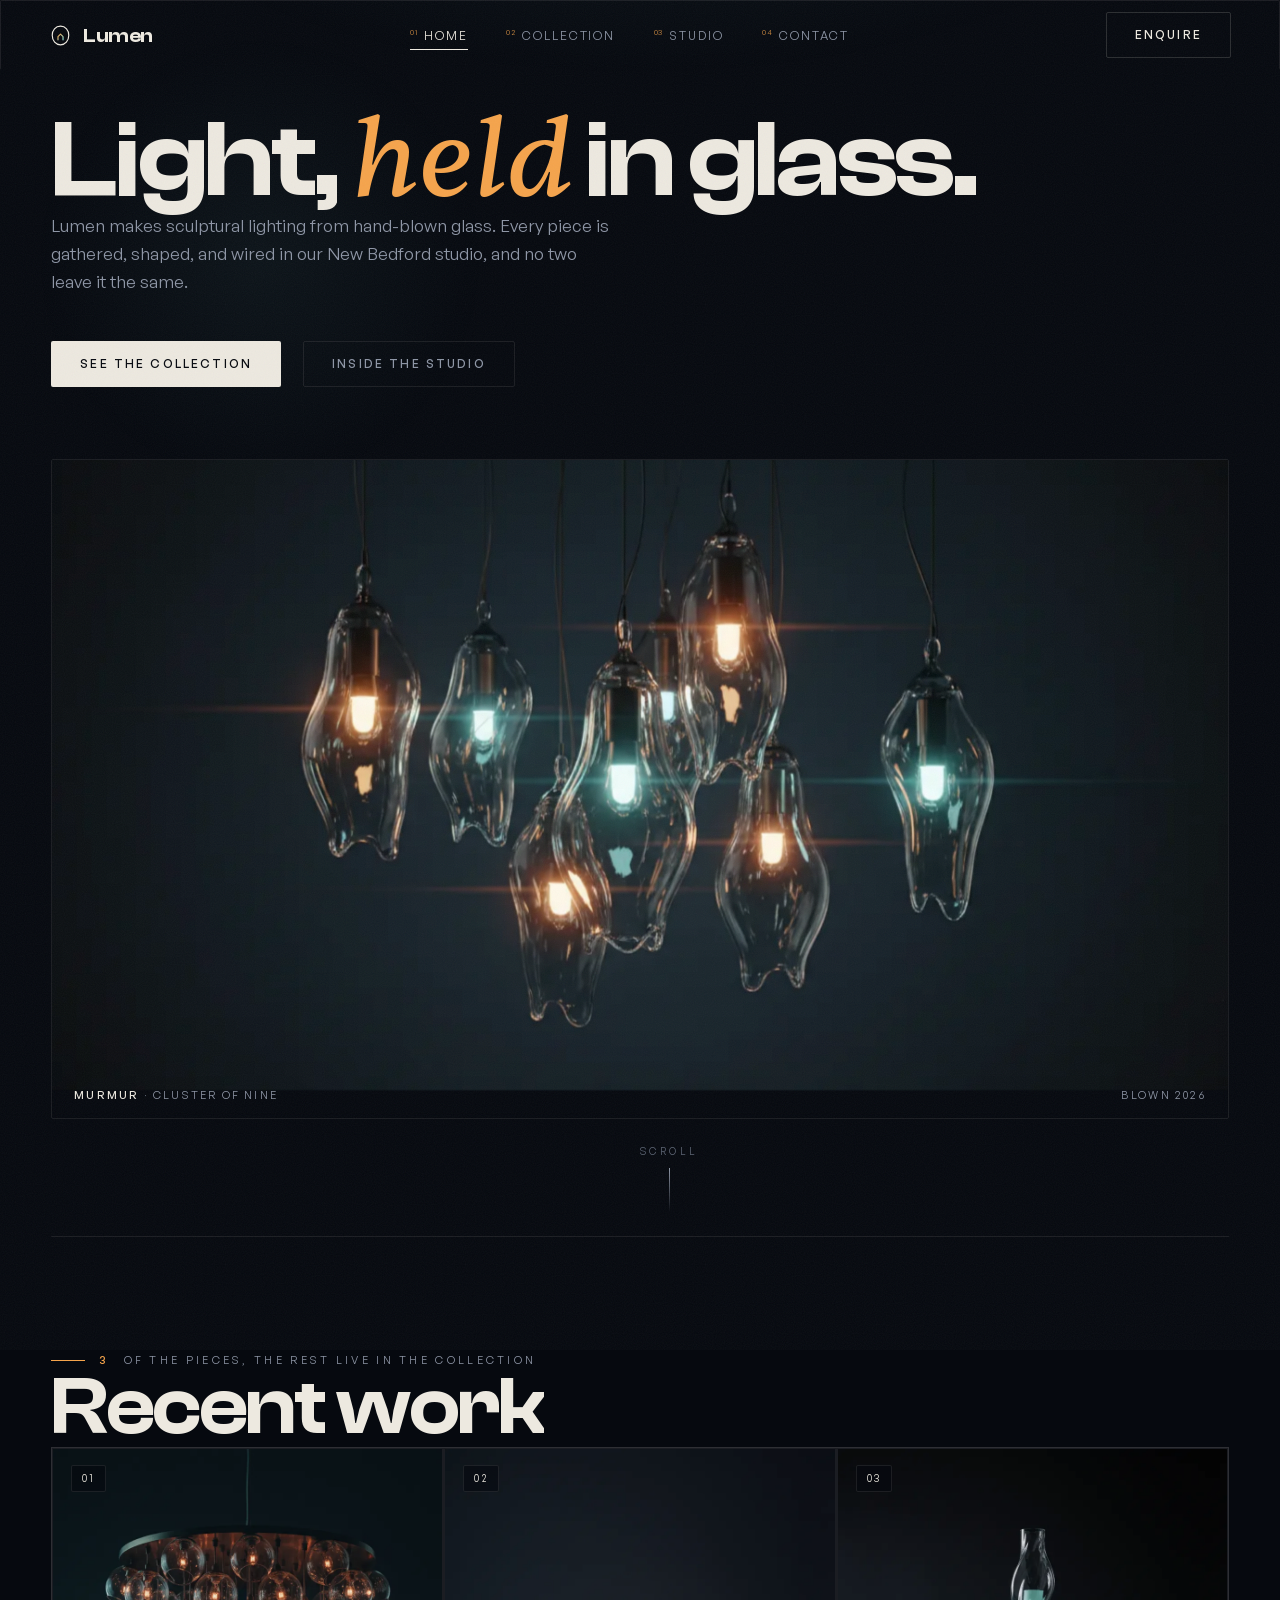
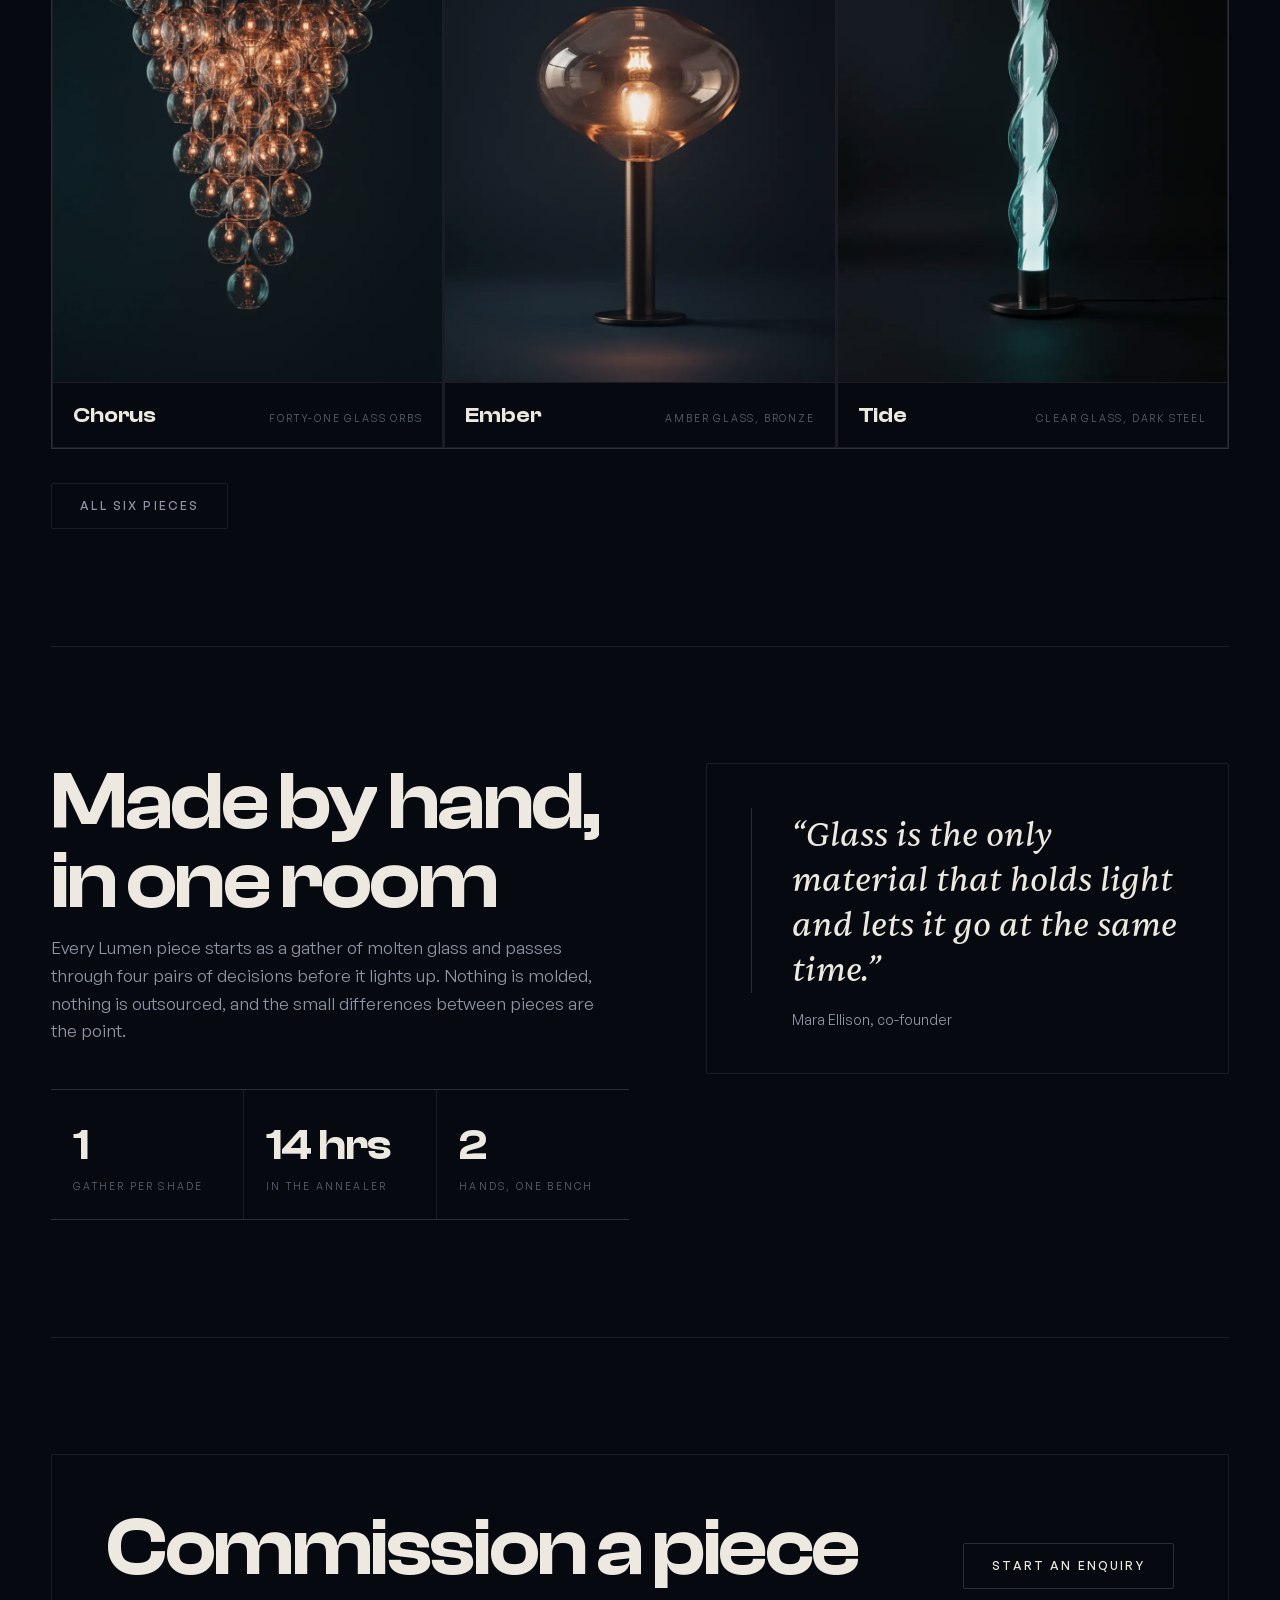
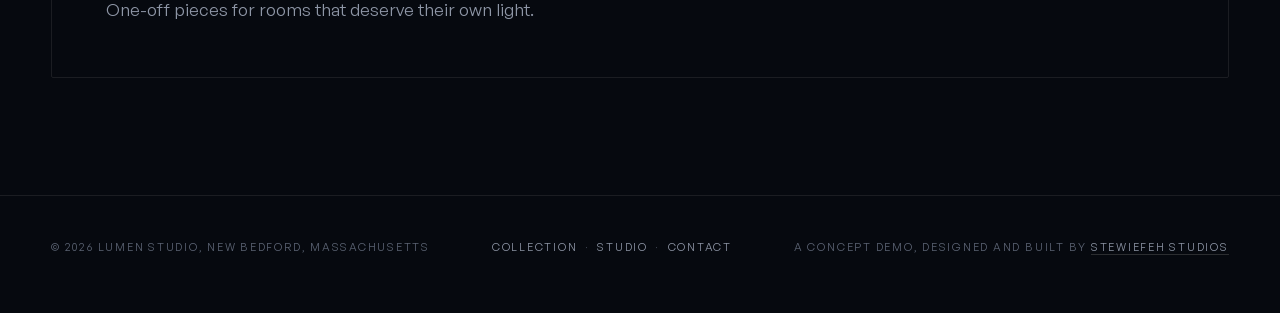
<file: index.html>
<!doctype html>
<html lang="en">
<head>
<meta charset="utf-8">
<meta name="viewport" content="width=device-width, initial-scale=1">
<title>Lumen — Light, held in glass</title>
<meta name="description" content="Lumen makes sculptural lighting from hand-blown glass. A concept demo by stewiefeh studios.">
<link rel="icon" href="data:image/svg+xml,%3Csvg xmlns='http://www.w3.org/2000/svg' viewBox='0 0 32 32'%3E%3Crect fill='%230D131F' width='32' height='32' rx='7'/%3E%3Cpath d='M16 5c-5.5 0-9 4.5-9 10.5C7 22 11 26.5 16 26.5S25 22 25 15.5C25 9.5 21.5 5 16 5Z' fill='none' stroke='%23F5A44C' stroke-width='1.6'/%3E%3Cpath d='M13 21v-4l3-3 3 3v4' fill='none' stroke='%238FE3DC' stroke-width='1.6'/%3E%3C/svg%3E">
<link rel="preload" as="font" href="assets/fonts/clash-600.woff2" type="font/woff2" crossorigin>
<link rel="preload" as="font" href="assets/fonts/gs-0.woff2" type="font/woff2" crossorigin>
<link rel="stylesheet" href="assets/css/style.css?v=7">
<script src="assets/js/main.js?v=7" defer></script>
</head>
<body>
<svg width="0" height="0" style="position:absolute" aria-hidden="true"><filter id="lens" x="0" y="0" width="100%" height="100%" color-interpolation-filters="sRGB"><feImage href="[data-uri]" result="map" preserveAspectRatio="none"/><feDisplacementMap in="SourceGraphic" in2="map" scale="46" xChannelSelector="R" yChannelSelector="G"/></filter></svg>
<div id="ambient" aria-hidden="true"><div class="blob blob-1"></div><div class="blob blob-2"></div><div class="blob blob-3"></div></div>
<div id="cursor-light" aria-hidden="true"></div>
<div id="intro" aria-hidden="true">
  <canvas id="intro-canvas"></canvas>
  <div class="intro-line"></div>
  <div class="intro-word"><span style="--i:0">L</span><span style="--i:1">U</span><span style="--i:2">M</span><span style="--i:3">E</span><span style="--i:4">N</span></div>
  <div class="intro-bar intro-bar-t"></div><div class="intro-bar intro-bar-b"></div>
  <p class="intro-skip">Click anywhere to skip</p>
</div>
<nav class="nav glass" aria-label="Main">
  <a class="brand" href="index.html"><svg viewBox="0 0 32 32" fill="none" aria-hidden="true"><defs><linearGradient id="ng" x1="0" y1="0" x2="1" y2="1"><stop offset="0" stop-color="#F5A44C"/><stop offset="1" stop-color="#8FE3DC"/></linearGradient></defs><path class="mark-glass" d="M16 3C9 3 4.5 8.5 4.5 15.5 4.5 23.5 9.5 29 16 29s11.5-5.5 11.5-13.5C27.5 8.5 23 3 16 3Z" stroke="currentColor" stroke-width="1.6"/><path class="mark-fil" pathLength="1" d="M12.5 22v-4.5L16 14l3.5 3.5V22" stroke="url(#ng)" stroke-width="1.6" stroke-linecap="round" stroke-linejoin="round"/></svg><span>Lumen</span></a>
  <div class="nav-links">
    <a href="index.html" aria-current="page">Home</a><a href="collection.html">Collection</a><a href="studio.html">Studio</a><a href="contact.html">Contact</a>
  </div>
  <a class="btn" data-magnet href="contact.html">Enquire</a>
  <button class="burger" aria-label="Open menu" aria-expanded="false"><span></span><span></span><span></span></button>
</nav>
<div id="menu">
  <button class="close" aria-label="Close menu">&#10005;</button>
  <ul>
    <li><a href="index.html" aria-current="page">Home</a></li>
    <li><a href="collection.html">Collection</a></li>
    <li><a href="studio.html">Studio</a></li>
    <li><a href="contact.html">Contact</a></li>
  </ul>
</div>
<main>
<section class="hero"><div class="wrap hero-grid">
  <div>
    <h1 class="display rise" style="--d:0ms">Light, <em>held</em> in glass.</h1>
    <p class="lede rise" style="--d:120ms">Lumen makes sculptural lighting from hand-blown glass. Every piece is gathered, shaped, and wired in our New Bedford studio, and no two leave it the same.</p>
    <div class="hero-actions rise" style="--d:240ms">
      <a class="btn" data-magnet href="collection.html">See the collection</a>
      <a class="btn btn-ghost" data-magnet href="studio.html">Inside the studio</a>
    </div>
  </div>
  <div class="hero-panel glass refract rise" style="--d:180ms">
    <img src="assets/img/hero.webp" alt="A cluster of nine hand-blown glass pendants glowing amber and cyan" width="1344" height="768" fetchpriority="high" decoding="async">
    <div class="panel-tag glass"><span><b>Murmur</b> &middot; cluster of nine</span><span>Blown 2026</span></div>
  </div>
</div>
<div class="scroll-cue rise" style="--d:600ms"><span>Scroll</span><i></i></div>
</section>

<section><div class="wrap">
  <p class="kicker reveal"><b>3</b> of the pieces, the rest live in the collection</p>
  <h2 class="display reveal">Recent work</h2>
  <div class="pieces">
    <a class="piece-card glass reveal" href="#chorus" data-piece="chorus">
  <figure><img src="assets/img/chand.webp" alt="Chorus, hand-blown glass piece" loading="lazy" decoding="async" width="864" height="1184"><span class="num">01</span>
  <figcaption><h3>Chorus</h3><p>forty-one glass orbs</p></figcaption></figure>
</a><a class="piece-card glass reveal" href="#ember" data-piece="ember">
  <figure><img src="assets/img/table.webp" alt="Ember, hand-blown glass piece" loading="lazy" decoding="async" width="864" height="1184"><span class="num">02</span>
  <figcaption><h3>Ember</h3><p>amber glass, bronze</p></figcaption></figure>
</a><a class="piece-card glass reveal" href="#tide" data-piece="tide">
  <figure><img src="assets/img/floor.webp" alt="Tide, hand-blown glass piece" loading="lazy" decoding="async" width="864" height="1184"><span class="num">03</span>
  <figcaption><h3>Tide</h3><p>clear glass, dark steel</p></figcaption></figure>
</a>
  </div>
  <div style="margin-top:34px" class="reveal"><a class="btn btn-ghost" data-magnet href="collection.html">All six pieces</a></div>
</div></section>

<section><div class="wrap split">
  <div>
    <h2 class="display reveal">Made by hand, in one room</h2>
    <p class="lede reveal" style="margin-top:14px">Every Lumen piece starts as a gather of molten glass and passes through four pairs of decisions before it lights up. Nothing is molded, nothing is outsourced, and the small differences between pieces are the point.</p>
    <div class="stat-row reveal">
      <div class="stat"><b>1</b><span>gather per shade</span></div>
      <div class="stat"><b>14 hrs</b><span>in the annealer</span></div>
      <div class="stat"><b>2</b><span>hands, one bench</span></div>
    </div>
  </div>
  <div class="glass reveal" style="padding:clamp(26px,4vw,44px)">
    <p class="pull">&ldquo;Glass is the only material that <em>holds light</em> and lets it go at the same time.&rdquo;</p>
    <p style="color:var(--mist);margin-top:18px">Mara Ellison, co-founder</p>
  </div>
</div></section>

<section><div class="wrap">
  <div class="glass reveal" style="padding:clamp(30px,5vw,54px);display:flex;justify-content:space-between;align-items:center;gap:26px;flex-wrap:wrap">
    <div><h2 class="display" style="margin-bottom:8px">Commission a piece</h2>
    <p class="lede">One-off pieces for rooms that deserve their own light.</p></div>
    <a class="btn" data-magnet href="contact.html">Start an enquiry</a>
  </div>
</div></section>
</main>
<footer><div class="wrap foot">
  <div>&copy; 2026 Lumen Studio, New Bedford, Massachusetts</div>
  <div><a href="collection.html">Collection</a> &nbsp;&middot;&nbsp; <a href="studio.html">Studio</a> &nbsp;&middot;&nbsp; <a href="contact.html">Contact</a></div>
  <div class="credit">A concept demo, designed and built by <a href="https://stewiefehstudios.com">stewiefeh studios</a></div>
</div></footer>


</body>
</html>
</file>
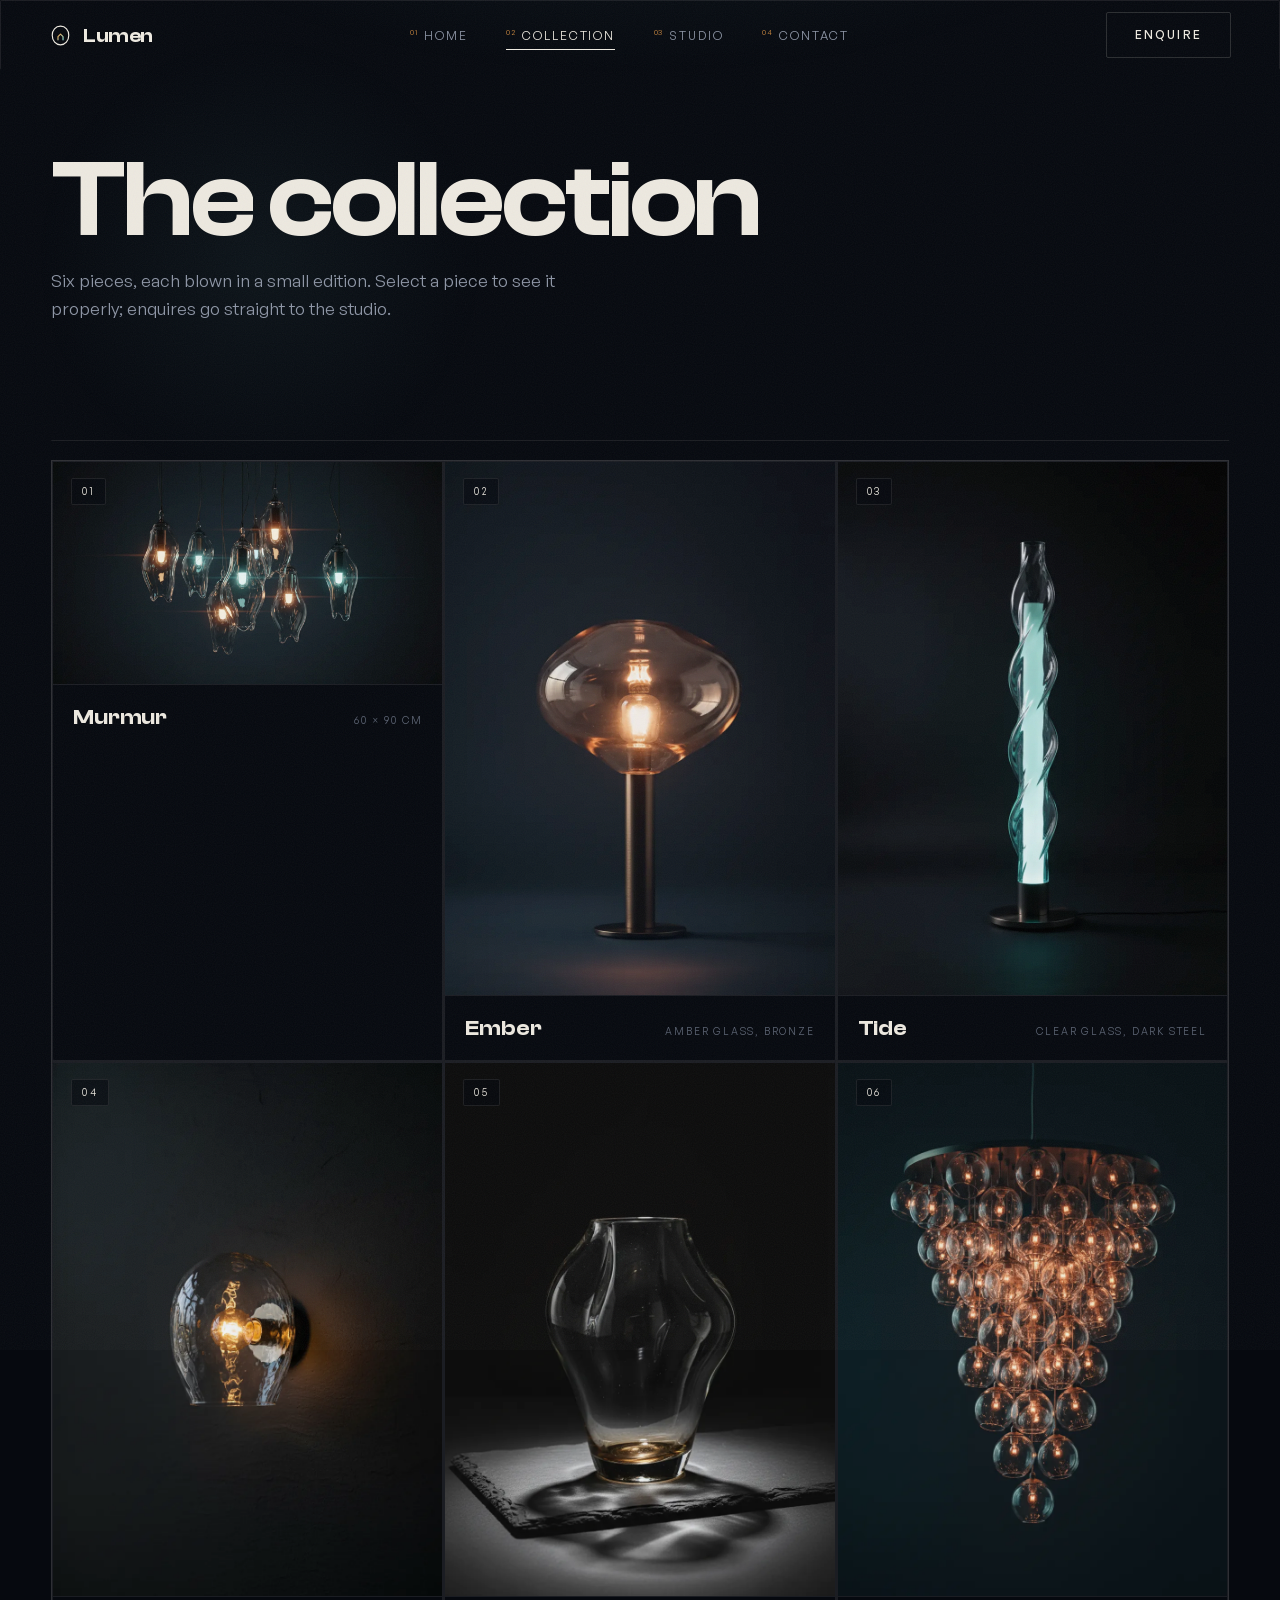
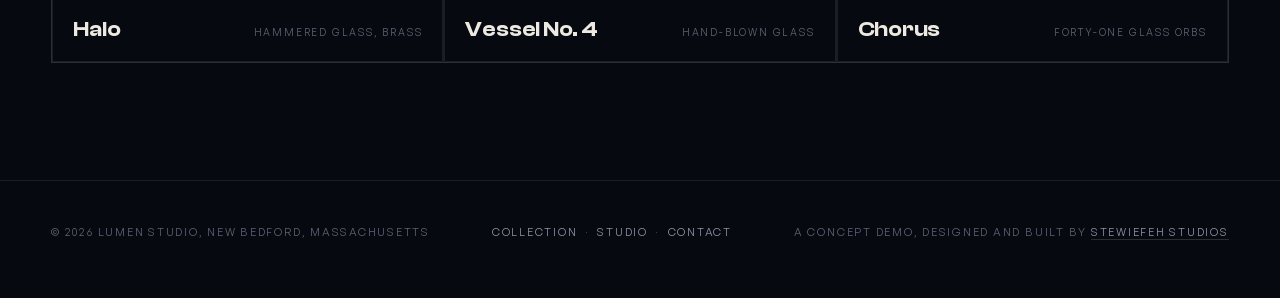
<file: collection.html>
<!doctype html>
<html lang="en">
<head>
<meta charset="utf-8">
<meta name="viewport" content="width=device-width, initial-scale=1">
<title>Collection — Lumen</title>
<meta name="description" content="Six hand-blown glass lighting pieces from the Lumen studio collection.">
<link rel="icon" href="data:image/svg+xml,%3Csvg xmlns='http://www.w3.org/2000/svg' viewBox='0 0 32 32'%3E%3Crect fill='%230D131F' width='32' height='32' rx='7'/%3E%3Cpath d='M16 5c-5.5 0-9 4.5-9 10.5C7 22 11 26.5 16 26.5S25 22 25 15.5C25 9.5 21.5 5 16 5Z' fill='none' stroke='%23F5A44C' stroke-width='1.6'/%3E%3Cpath d='M13 21v-4l3-3 3 3v4' fill='none' stroke='%238FE3DC' stroke-width='1.6'/%3E%3C/svg%3E">
<link rel="preload" as="font" href="assets/fonts/clash-600.woff2" type="font/woff2" crossorigin>
<link rel="preload" as="font" href="assets/fonts/gs-0.woff2" type="font/woff2" crossorigin>
<link rel="stylesheet" href="assets/css/style.css?v=7">
<script src="assets/js/main.js?v=7" defer></script>
</head>
<body>
<svg width="0" height="0" style="position:absolute" aria-hidden="true"><filter id="lens" x="0" y="0" width="100%" height="100%" color-interpolation-filters="sRGB"><feImage href="[data-uri]" result="map" preserveAspectRatio="none"/><feDisplacementMap in="SourceGraphic" in2="map" scale="46" xChannelSelector="R" yChannelSelector="G"/></filter></svg>
<div id="ambient" aria-hidden="true"><div class="blob blob-1"></div><div class="blob blob-2"></div><div class="blob blob-3"></div></div>
<div id="cursor-light" aria-hidden="true"></div>
<div id="intro" aria-hidden="true">
  <canvas id="intro-canvas"></canvas>
  <div class="intro-line"></div>
  <div class="intro-word"><span style="--i:0">L</span><span style="--i:1">U</span><span style="--i:2">M</span><span style="--i:3">E</span><span style="--i:4">N</span></div>
  <div class="intro-bar intro-bar-t"></div><div class="intro-bar intro-bar-b"></div>
  <p class="intro-skip">Click anywhere to skip</p>
</div>
<nav class="nav glass" aria-label="Main">
  <a class="brand" href="index.html"><svg viewBox="0 0 32 32" fill="none" aria-hidden="true"><defs><linearGradient id="ng" x1="0" y1="0" x2="1" y2="1"><stop offset="0" stop-color="#F5A44C"/><stop offset="1" stop-color="#8FE3DC"/></linearGradient></defs><path class="mark-glass" d="M16 3C9 3 4.5 8.5 4.5 15.5 4.5 23.5 9.5 29 16 29s11.5-5.5 11.5-13.5C27.5 8.5 23 3 16 3Z" stroke="currentColor" stroke-width="1.6"/><path class="mark-fil" pathLength="1" d="M12.5 22v-4.5L16 14l3.5 3.5V22" stroke="url(#ng)" stroke-width="1.6" stroke-linecap="round" stroke-linejoin="round"/></svg><span>Lumen</span></a>
  <div class="nav-links">
    <a href="index.html">Home</a><a href="collection.html" aria-current="page">Collection</a><a href="studio.html">Studio</a><a href="contact.html">Contact</a>
  </div>
  <a class="btn" data-magnet href="contact.html">Enquire</a>
  <button class="burger" aria-label="Open menu" aria-expanded="false"><span></span><span></span><span></span></button>
</nav>
<div id="menu">
  <button class="close" aria-label="Close menu">&#10005;</button>
  <ul>
    <li><a href="index.html">Home</a></li>
    <li><a href="collection.html" aria-current="page">Collection</a></li>
    <li><a href="studio.html">Studio</a></li>
    <li><a href="contact.html">Contact</a></li>
  </ul>
</div>
<main>
<section style="padding-top:150px"><div class="wrap">
  <h1 class="display rise">The collection</h1>
  <p class="lede rise" style="--d:120ms;margin-top:16px">Six pieces, each blown in a small edition. Select a piece to see it properly; enquires go straight to the studio.</p>
</div></section>
<section style="padding-top:20px"><div class="wrap"><div class="pieces">
    <a class="piece-card glass reveal" href="#murmur" data-piece="murmur">
  <figure><img src="assets/img/hero.webp" alt="Murmur, hand-blown glass piece" loading="lazy" decoding="async" width="864" height="1184"><span class="num">01</span>
  <figcaption><h3>Murmur</h3><p>60 &times; 90 cm</p></figcaption></figure>
</a>
    <a class="piece-card glass reveal" href="#ember" data-piece="ember">
  <figure><img src="assets/img/table.webp" alt="Ember, hand-blown glass piece" loading="lazy" decoding="async" width="864" height="1184"><span class="num">02</span>
  <figcaption><h3>Ember</h3><p>amber glass, bronze</p></figcaption></figure>
</a>
    <a class="piece-card glass reveal" href="#tide" data-piece="tide">
  <figure><img src="assets/img/floor.webp" alt="Tide, hand-blown glass piece" loading="lazy" decoding="async" width="864" height="1184"><span class="num">03</span>
  <figcaption><h3>Tide</h3><p>clear glass, dark steel</p></figcaption></figure>
</a>
    <a class="piece-card glass reveal" href="#halo" data-piece="halo">
  <figure><img src="assets/img/sconce.webp" alt="Halo, hand-blown glass piece" loading="lazy" decoding="async" width="864" height="1184"><span class="num">04</span>
  <figcaption><h3>Halo</h3><p>hammered glass, brass</p></figcaption></figure>
</a>
    <a class="piece-card glass reveal" href="#vessel" data-piece="vessel">
  <figure><img src="assets/img/vessel.webp" alt="Vessel No. 4, hand-blown glass piece" loading="lazy" decoding="async" width="864" height="1184"><span class="num">05</span>
  <figcaption><h3>Vessel No. 4</h3><p>hand-blown glass</p></figcaption></figure>
</a>
    <a class="piece-card glass reveal" href="#chorus" data-piece="chorus">
  <figure><img src="assets/img/chand.webp" alt="Chorus, hand-blown glass piece" loading="lazy" decoding="async" width="864" height="1184"><span class="num">06</span>
  <figcaption><h3>Chorus</h3><p>forty-one glass orbs</p></figcaption></figure>
</a>
</div></div></section>
</main>
<footer><div class="wrap foot">
  <div>&copy; 2026 Lumen Studio, New Bedford, Massachusetts</div>
  <div><a href="collection.html">Collection</a> &nbsp;&middot;&nbsp; <a href="studio.html">Studio</a> &nbsp;&middot;&nbsp; <a href="contact.html">Contact</a></div>
  <div class="credit">A concept demo, designed and built by <a href="https://stewiefehstudios.com">stewiefeh studios</a></div>
</div></footer>
<div id="detail" role="dialog" aria-modal="true" aria-label="Piece detail">
  <button class="detail-close" aria-label="Close">&#10005;</button>
  <div class="detail-card glass">
    <img alt="">
    <div class="detail-body">
      <h3></h3><p class="dims"></p><p class="desc"></p>
      <a class="btn enquire" data-magnet href="contact.html">Enquire about this piece</a>
    </div>
  </div>
</div>
<script id="pieces-data" type="application/json">[{"id": "murmur", "name": "Murmur", "img": "assets/img/hero.webp", "dims": "Cluster of nine · 60 × 90 cm · glass, braided steel", "desc": "Nine hand-blown pendants on braided steel, each a different breath of the same gather. Hung together they read as one slow, murmuring light."}, {"id": "ember", "name": "Ember", "img": "assets/img/table.webp", "dims": "34 × 41 cm · amber glass, bronze", "desc": "A pool of amber held over a bronze stem. The shade is blown in one gather, with no seams and no mold."}, {"id": "tide", "name": "Tide", "img": "assets/img/floor.webp", "dims": "132 × 26 cm · clear glass, dark steel", "desc": "A column of ice-coloured light. The glass twists as it rises, catching the room at every turn."}, {"id": "halo", "name": "Halo", "img": "assets/img/sconce.webp", "dims": "24 × 26 cm · hammered glass, brass", "desc": "A single dome of hammered glass. Mount one, or hang a rhythm of them along a hallway."}, {"id": "vessel", "name": "Vessel No. 4", "img": "assets/img/vessel.webp", "dims": "31 × 38 cm · hand-blown glass", "desc": "Not a lamp: a piece that holds daylight. Amber pools at the base where the glass is thickest."}, {"id": "chorus", "name": "Chorus", "img": "assets/img/chand.webp", "dims": "Canopy 70 cm ø · forty-one glass orbs", "desc": "Forty-one orbs on a single canopy, wired so the room can dim them like an orchestra."}]</script>
</body>
</html>
</file>
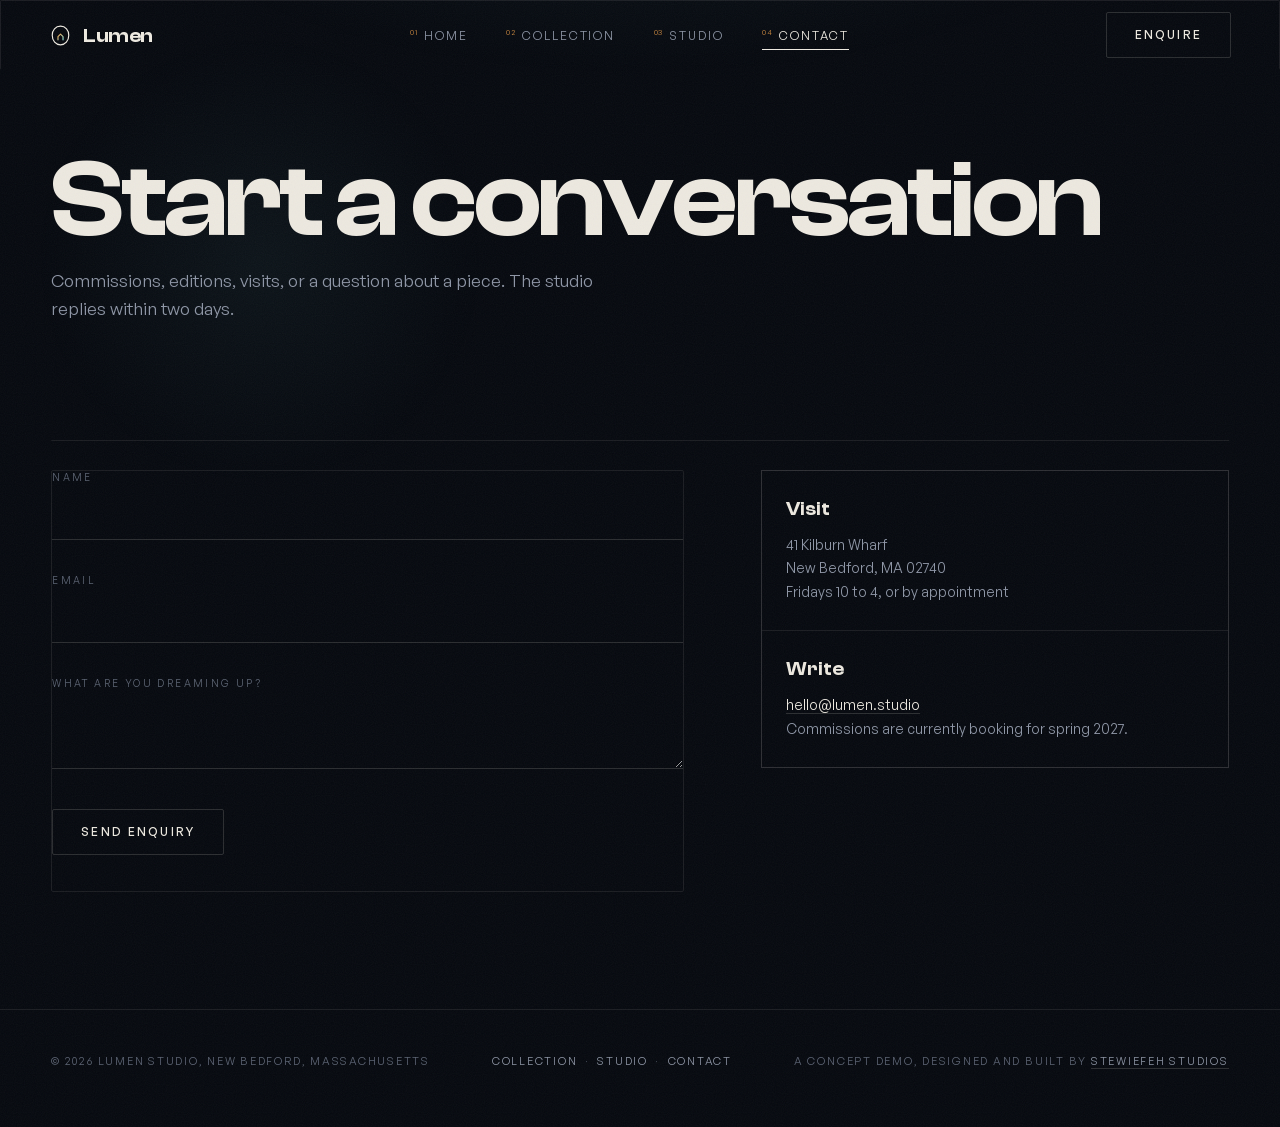
<file: contact.html>
<!doctype html>
<html lang="en">
<head>
<meta charset="utf-8">
<meta name="viewport" content="width=device-width, initial-scale=1">
<title>Contact — Lumen</title>
<meta name="description" content="Commission a hand-blown glass lighting piece from the Lumen studio.">
<link rel="icon" href="data:image/svg+xml,%3Csvg xmlns='http://www.w3.org/2000/svg' viewBox='0 0 32 32'%3E%3Crect fill='%230D131F' width='32' height='32' rx='7'/%3E%3Cpath d='M16 5c-5.5 0-9 4.5-9 10.5C7 22 11 26.5 16 26.5S25 22 25 15.5C25 9.5 21.5 5 16 5Z' fill='none' stroke='%23F5A44C' stroke-width='1.6'/%3E%3Cpath d='M13 21v-4l3-3 3 3v4' fill='none' stroke='%238FE3DC' stroke-width='1.6'/%3E%3C/svg%3E">
<link rel="preload" as="font" href="assets/fonts/clash-600.woff2" type="font/woff2" crossorigin>
<link rel="preload" as="font" href="assets/fonts/gs-0.woff2" type="font/woff2" crossorigin>
<link rel="stylesheet" href="assets/css/style.css?v=7">
<script src="assets/js/main.js?v=7" defer></script>
</head>
<body>
<svg width="0" height="0" style="position:absolute" aria-hidden="true"><filter id="lens" x="0" y="0" width="100%" height="100%" color-interpolation-filters="sRGB"><feImage href="[data-uri]" result="map" preserveAspectRatio="none"/><feDisplacementMap in="SourceGraphic" in2="map" scale="46" xChannelSelector="R" yChannelSelector="G"/></filter></svg>
<div id="ambient" aria-hidden="true"><div class="blob blob-1"></div><div class="blob blob-2"></div><div class="blob blob-3"></div></div>
<div id="cursor-light" aria-hidden="true"></div>
<div id="intro" aria-hidden="true">
  <canvas id="intro-canvas"></canvas>
  <div class="intro-line"></div>
  <div class="intro-word"><span style="--i:0">L</span><span style="--i:1">U</span><span style="--i:2">M</span><span style="--i:3">E</span><span style="--i:4">N</span></div>
  <div class="intro-bar intro-bar-t"></div><div class="intro-bar intro-bar-b"></div>
  <p class="intro-skip">Click anywhere to skip</p>
</div>
<nav class="nav glass" aria-label="Main">
  <a class="brand" href="index.html"><svg viewBox="0 0 32 32" fill="none" aria-hidden="true"><defs><linearGradient id="ng" x1="0" y1="0" x2="1" y2="1"><stop offset="0" stop-color="#F5A44C"/><stop offset="1" stop-color="#8FE3DC"/></linearGradient></defs><path class="mark-glass" d="M16 3C9 3 4.5 8.5 4.5 15.5 4.5 23.5 9.5 29 16 29s11.5-5.5 11.5-13.5C27.5 8.5 23 3 16 3Z" stroke="currentColor" stroke-width="1.6"/><path class="mark-fil" pathLength="1" d="M12.5 22v-4.5L16 14l3.5 3.5V22" stroke="url(#ng)" stroke-width="1.6" stroke-linecap="round" stroke-linejoin="round"/></svg><span>Lumen</span></a>
  <div class="nav-links">
    <a href="index.html">Home</a><a href="collection.html">Collection</a><a href="studio.html">Studio</a><a href="contact.html" aria-current="page">Contact</a>
  </div>
  <a class="btn" data-magnet href="contact.html">Enquire</a>
  <button class="burger" aria-label="Open menu" aria-expanded="false"><span></span><span></span><span></span></button>
</nav>
<div id="menu">
  <button class="close" aria-label="Close menu">&#10005;</button>
  <ul>
    <li><a href="index.html">Home</a></li>
    <li><a href="collection.html">Collection</a></li>
    <li><a href="studio.html">Studio</a></li>
    <li><a href="contact.html" aria-current="page">Contact</a></li>
  </ul>
</div>
<main>
<section style="padding-top:150px"><div class="wrap">
  <h1 class="display rise">Start a conversation</h1>
  <p class="lede rise" style="--d:120ms;margin-top:16px">Commissions, editions, visits, or a question about a piece. The studio replies within two days.</p>
</div></section>
<section style="padding-top:30px"><div class="wrap contact-grid">
  <form class="glass rise" style="--d:200ms" novalidate>
    <label>Name<input type="text" name="name" autocomplete="name" required></label>
    <label>Email<input type="email" name="email" autocomplete="email" required></label>
    <label>What are you dreaming up?<textarea name="message"></textarea></label>
    <button class="btn" data-magnet type="submit">Send enquiry</button>
    <p class="form-note" aria-live="polite"></p>
  </form>
  <div class="meta rise" style="--d:300ms">
    <div class="glass"><h3>Visit</h3><p>41 Kilburn Wharf<br>New Bedford, MA 02740<br>Fridays 10 to 4, or by appointment</p></div>
    <div class="glass"><h3>Write</h3><p><a href="mailto:hello@lumen.studio">hello@lumen.studio</a><br>Commissions are currently booking for spring 2027.</p></div>
  </div>
</div></section>
</main>
<footer><div class="wrap foot">
  <div>&copy; 2026 Lumen Studio, New Bedford, Massachusetts</div>
  <div><a href="collection.html">Collection</a> &nbsp;&middot;&nbsp; <a href="studio.html">Studio</a> &nbsp;&middot;&nbsp; <a href="contact.html">Contact</a></div>
  <div class="credit">A concept demo, designed and built by <a href="https://stewiefehstudios.com">stewiefeh studios</a></div>
</div></footer>


<script>var _p=new URLSearchParams(location.search).get("piece");if(_p){var _t=document.querySelector("textarea");if(_t&&!_t.value){_t.value="I am interested in "+_p+".";}}</script>
</body>
</html>
</file>
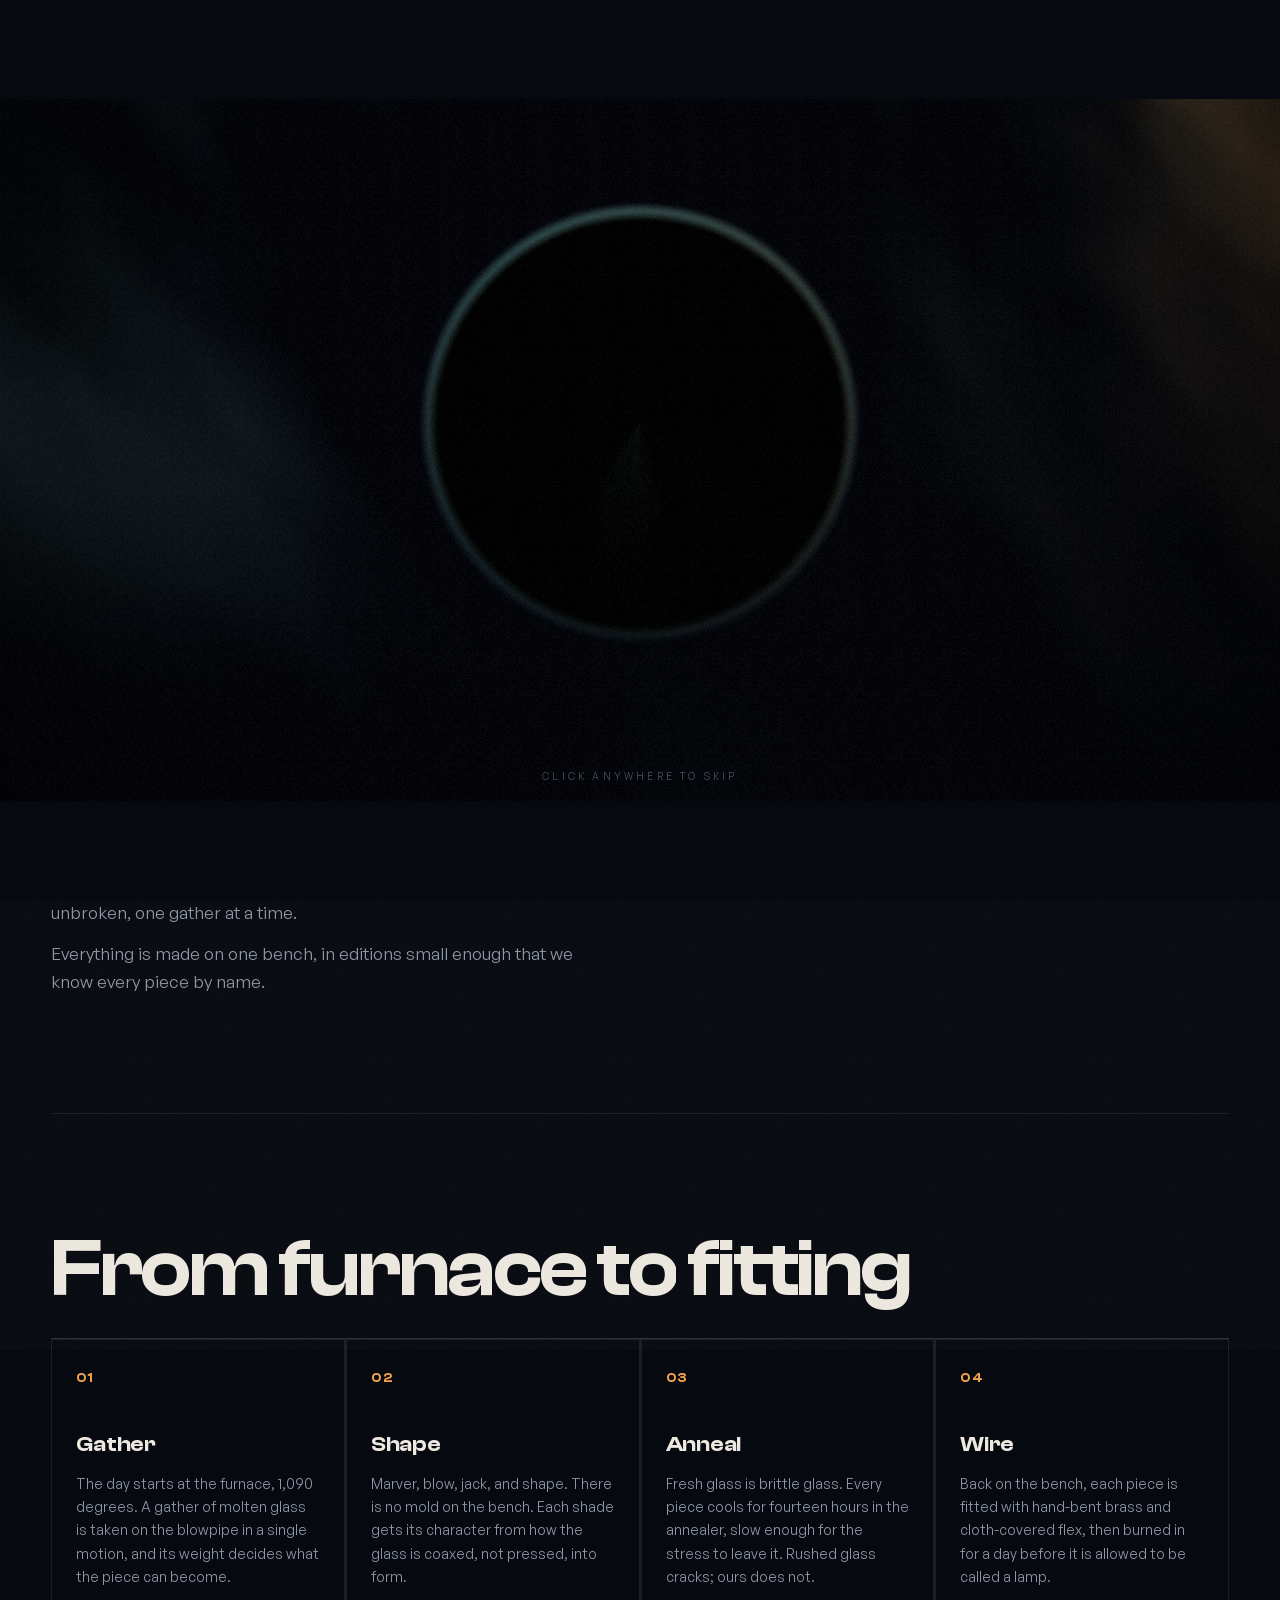
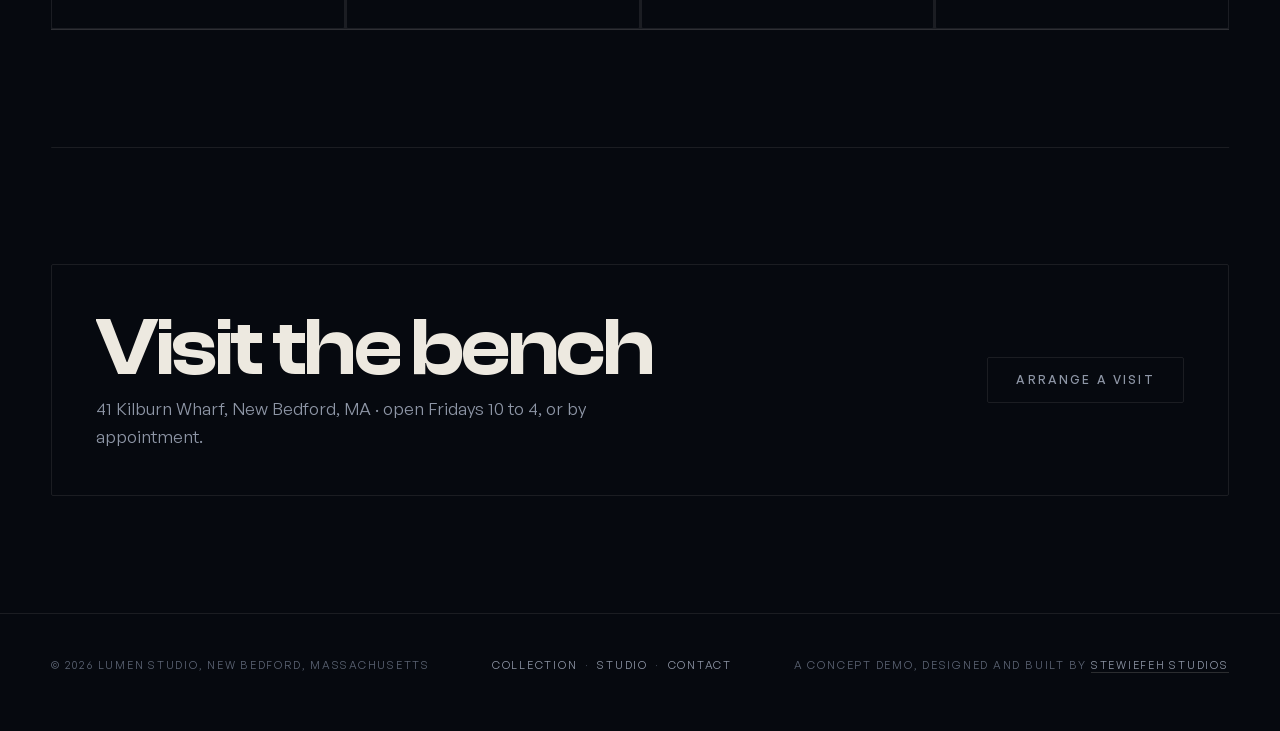
<file: studio.html>
<!doctype html>
<html lang="en">
<head>
<meta charset="utf-8">
<meta name="viewport" content="width=device-width, initial-scale=1">
<title>Studio — Lumen</title>
<meta name="description" content="Inside the Lumen studio: a small glassblowing workshop in New Bedford, Massachusetts.">
<link rel="icon" href="data:image/svg+xml,%3Csvg xmlns='http://www.w3.org/2000/svg' viewBox='0 0 32 32'%3E%3Crect fill='%230D131F' width='32' height='32' rx='7'/%3E%3Cpath d='M16 5c-5.5 0-9 4.5-9 10.5C7 22 11 26.5 16 26.5S25 22 25 15.5C25 9.5 21.5 5 16 5Z' fill='none' stroke='%23F5A44C' stroke-width='1.6'/%3E%3Cpath d='M13 21v-4l3-3 3 3v4' fill='none' stroke='%238FE3DC' stroke-width='1.6'/%3E%3C/svg%3E">
<link rel="preload" as="font" href="assets/fonts/clash-600.woff2" type="font/woff2" crossorigin>
<link rel="preload" as="font" href="assets/fonts/gs-0.woff2" type="font/woff2" crossorigin>
<link rel="stylesheet" href="assets/css/style.css?v=7">
<script src="assets/js/main.js?v=7" defer></script>
</head>
<body>
<svg width="0" height="0" style="position:absolute" aria-hidden="true"><filter id="lens" x="0" y="0" width="100%" height="100%" color-interpolation-filters="sRGB"><feImage href="[data-uri]" result="map" preserveAspectRatio="none"/><feDisplacementMap in="SourceGraphic" in2="map" scale="46" xChannelSelector="R" yChannelSelector="G"/></filter></svg>
<div id="ambient" aria-hidden="true"><div class="blob blob-1"></div><div class="blob blob-2"></div><div class="blob blob-3"></div></div>
<div id="cursor-light" aria-hidden="true"></div>
<div id="intro" aria-hidden="true">
  <canvas id="intro-canvas"></canvas>
  <div class="intro-line"></div>
  <div class="intro-word"><span style="--i:0">L</span><span style="--i:1">U</span><span style="--i:2">M</span><span style="--i:3">E</span><span style="--i:4">N</span></div>
  <div class="intro-bar intro-bar-t"></div><div class="intro-bar intro-bar-b"></div>
  <p class="intro-skip">Click anywhere to skip</p>
</div>
<nav class="nav glass" aria-label="Main">
  <a class="brand" href="index.html"><svg viewBox="0 0 32 32" fill="none" aria-hidden="true"><defs><linearGradient id="ng" x1="0" y1="0" x2="1" y2="1"><stop offset="0" stop-color="#F5A44C"/><stop offset="1" stop-color="#8FE3DC"/></linearGradient></defs><path class="mark-glass" d="M16 3C9 3 4.5 8.5 4.5 15.5 4.5 23.5 9.5 29 16 29s11.5-5.5 11.5-13.5C27.5 8.5 23 3 16 3Z" stroke="currentColor" stroke-width="1.6"/><path class="mark-fil" pathLength="1" d="M12.5 22v-4.5L16 14l3.5 3.5V22" stroke="url(#ng)" stroke-width="1.6" stroke-linecap="round" stroke-linejoin="round"/></svg><span>Lumen</span></a>
  <div class="nav-links">
    <a href="index.html">Home</a><a href="collection.html">Collection</a><a href="studio.html" aria-current="page">Studio</a><a href="contact.html">Contact</a>
  </div>
  <a class="btn" data-magnet href="contact.html">Enquire</a>
  <button class="burger" aria-label="Open menu" aria-expanded="false"><span></span><span></span><span></span></button>
</nav>
<div id="menu">
  <button class="close" aria-label="Close menu">&#10005;</button>
  <ul>
    <li><a href="index.html">Home</a></li>
    <li><a href="collection.html">Collection</a></li>
    <li><a href="studio.html" aria-current="page">Studio</a></li>
    <li><a href="contact.html">Contact</a></li>
  </ul>
</div>
<main>
<section style="padding-top:150px"><div class="wrap">
  <h1 class="display rise">The studio</h1>
  <p class="lede rise" style="--d:120ms;margin-top:16px">Two people, three kilns, one room by the water in New Bedford, Massachusetts.</p>
</div></section>
<section style="padding-top:20px"><div class="wrap split">
  <div>
    <h2 class="display reveal">A small workshop with a long memory</h2>
    <p class="lede reveal" style="margin-top:14px">Lumen was founded in 2019 by glassblower Mara Ellison and engineer Tomas Reyes, who met restoring the neon of an old theatre and never quite agreed on which of them loved the light more. New Bedford has been a glass town for two centuries; the studio keeps that line unbroken, one gather at a time.</p>
    <p class="lede reveal" style="margin-top:14px">Everything is made on one bench, in editions small enough that we know every piece by name.</p>
  </div>
  <div class="glass reveal" style="padding:clamp(26px,4vw,44px)">
    <p class="pull">&ldquo;We make <em>slow light</em>. Fourteen hours of cooling per piece is not a limitation, it is the whole idea.&rdquo;</p>
    <p style="color:var(--mist);margin-top:18px">Tomas Reyes, co-founder</p>
  </div>
</div></section>
<section><div class="wrap">
  <h2 class="display reveal" style="margin-bottom:30px">From furnace to fitting</h2>
  <div class="steps">
<div class="step glass reveal"><span class="step-n">01</span><h3>Gather</h3><p>The day starts at the furnace, 1,090 degrees. A gather of molten glass is taken on the blowpipe in a single motion, and its weight decides what the piece can become.</p></div>
<div class="step glass reveal"><span class="step-n">02</span><h3>Shape</h3><p>Marver, blow, jack, and shape. There is no mold on the bench. Each shade gets its character from how the glass is coaxed, not pressed, into form.</p></div>
<div class="step glass reveal"><span class="step-n">03</span><h3>Anneal</h3><p>Fresh glass is brittle glass. Every piece cools for fourteen hours in the annealer, slow enough for the stress to leave it. Rushed glass cracks; ours does not.</p></div>
<div class="step glass reveal"><span class="step-n">04</span><h3>Wire</h3><p>Back on the bench, each piece is fitted with hand-bent brass and cloth-covered flex, then burned in for a day before it is allowed to be called a lamp.</p></div>
  </div>
</div></section>
<section><div class="wrap">
  <div class="glass reveal" style="padding:clamp(26px,4vw,44px);display:flex;justify-content:space-between;align-items:center;gap:26px;flex-wrap:wrap">
    <div><h2 class="display" style="margin-bottom:8px">Visit the bench</h2>
    <p class="lede">41 Kilburn Wharf, New Bedford, MA &middot; open Fridays 10 to 4, or by appointment.</p></div>
    <a class="btn btn-ghost" data-magnet href="contact.html">Arrange a visit</a>
  </div>
</div></section>
</main>
<footer><div class="wrap foot">
  <div>&copy; 2026 Lumen Studio, New Bedford, Massachusetts</div>
  <div><a href="collection.html">Collection</a> &nbsp;&middot;&nbsp; <a href="studio.html">Studio</a> &nbsp;&middot;&nbsp; <a href="contact.html">Contact</a></div>
  <div class="credit">A concept demo, designed and built by <a href="https://stewiefehstudios.com">stewiefeh studios</a></div>
</div></footer>


</body>
</html>
</file>
<file: assets/css/style.css>
/* ============================================================
   LUMEN — second edition
   Editorial hairline system. No blur pills, no glass cards.
   Type leads; structure is drawn with 1px rules.
   ============================================================ */
@font-face{font-family:'Clash Display';src:url('../fonts/clash-600.woff2') format('woff2');font-weight:600;font-display:swap}
@font-face{font-family:'General Sans';src:url('../fonts/gs-0.woff2') format('woff2');font-weight:400;font-display:swap}
@font-face{font-family:'General Sans';src:url('../fonts/gs-1.woff2') format('woff2');font-weight:500;font-display:swap}
@font-face{font-family:'Sentient';src:url('../fonts/sentient-italic.woff2') format('woff2');font-weight:400;font-style:italic;font-display:swap}

:root{
  --ink:#06090F; --panel:#0A101B; --panel-2:#0C1320;
  --paper:#EDE9E0; --mist:#8E96A6; --faint:#5C6474;
  --amber:#F5A44C; --ice:#8FE3DC;
  --line:rgba(237,233,224,.09); --line-2:rgba(237,233,224,.16);
  --ease:cubic-bezier(.19,1,.22,1);
}

*,*::before,*::after{box-sizing:border-box;margin:0;padding:0}
html{scroll-behavior:smooth}
body{
  background:var(--ink); color:var(--paper);
  font-family:'General Sans',system-ui,sans-serif; font-weight:400;
  -webkit-font-smoothing:antialiased; overflow-x:hidden;
}
::selection{background:var(--amber);color:var(--ink)}
:focus-visible{outline:1px solid var(--amber);outline-offset:4px}
img{max-width:100%}
a{color:inherit;text-decoration:none}

/* single quiet light source instead of colored blobs */
#ambient{display:none}
body::before{
  content:""; position:fixed; left:50%; top:-22vh; width:120vw; height:80vh;
  transform:translateX(-50%); z-index:0; pointer-events:none;
  background:radial-gradient(ellipse 55% 55% at 50% 0%,rgba(143,227,220,.07),transparent 70%);
}
/* film grain */
body::after{
  content:""; position:fixed; inset:-50%; z-index:70; pointer-events:none; opacity:.05;
  background-image:url("data:image/svg+xml,%3Csvg xmlns='http://www.w3.org/2000/svg' width='240' height='240'%3E%3Cfilter id='n'%3E%3CfeTurbulence type='fractalNoise' baseFrequency='.9' numOctaves='2'/%3E%3C/filter%3E%3Crect width='240' height='240' filter='url(%23n)'/%3E%3C/svg%3E");
  animation:grain 1.2s steps(3) infinite;
}
@keyframes grain{0%{transform:translate(0,0)}33%{transform:translate(-2%,1%)}66%{transform:translate(1%,-2%)}100%{transform:translate(0,0)}}

/* hairline panels only: glass is a line, not a blur */
.glass{background:transparent;border:1px solid var(--line);border-radius:2px;box-shadow:none;backdrop-filter:none}

/* ---------- type ---------- */
.wrap{width:min(1240px,92vw);margin-inline:auto;position:relative;z-index:2}
.display{
  font-family:'Clash Display',sans-serif;font-weight:600;
  letter-spacing:-.03em;line-height:.96;
  font-size:clamp(42px,6.4vw,104px);
  color:var(--paper);text-wrap:balance;
}
h1.display{font-size:clamp(50px,8.6vw,148px);line-height:.92}
.display em{font-family:'Sentient',serif;font-style:italic;font-weight:400;color:var(--amber);letter-spacing:-.01em}
.lede{font-size:clamp(16px,1.35vw,20px);line-height:1.6;color:var(--mist);max-width:56ch}
.lede a{color:var(--paper);border-bottom:1px solid var(--line-2)}
.kicker{
  font-size:11px;letter-spacing:.3em;text-transform:uppercase;color:var(--mist);
  display:flex;align-items:center;gap:14px;
}
.kicker::before{content:"";width:34px;height:1px;background:var(--amber);flex:none}
.kicker b{color:var(--amber);font-weight:500}
.pull{font-family:'Sentient',serif;font-style:italic;font-size:clamp(22px,2.5vw,33px);line-height:1.4;color:var(--paper)}

/* word-mask reveal */
.w{display:inline-block;overflow:hidden;vertical-align:top;padding-bottom:.09em;margin-bottom:-.09em}
.w i{display:inline-block;font-style:inherit;transform:translateY(115%);
  transition:transform 1.05s var(--ease);transition-delay:calc(var(--wi)*60ms + var(--d,0ms))}
.in .w i,body.ready .rise .w i{transform:none}

/* sections: hairline between, editorial air */
section{position:relative;padding:clamp(84px,13vh,150px) 0}
section:not(:first-of-type)::before{
  content:"";position:absolute;top:0;left:50%;transform:translateX(-50%);
  width:min(1240px,92vw);height:1px;background:var(--line);
}
.split{display:grid;grid-template-columns:1.05fr .95fr;gap:clamp(40px,6vw,96px);align-items:start}
.split .pull{padding:6px 0 0 40px;border-left:1px solid var(--line-2)}
.split .pull + p{margin-top:22px;padding-left:41px;color:var(--mist);font-size:14px}

/* rise (load-in) */
.rise{opacity:0;transform:translateY(26px);
  transition:opacity .8s ease,transform 1.05s var(--ease);transition-delay:var(--d,0ms)}
body.ready .rise{opacity:1;transform:none}
.rise.split-hold{opacity:1;transform:none;transition:none}

/* scroll reveal */
.reveal{opacity:0;transform:translateY(24px);
  transition:opacity .9s ease,transform 1.05s var(--ease)}
.reveal.in{opacity:1;transform:none}
.reveal.split-hold{opacity:1;transform:none}

/* ---------- nav: a drawn rule, not a floating pill ---------- */
.nav{
  position:fixed;top:0;left:0;right:0;z-index:90;height:70px;
  display:flex;align-items:center;justify-content:space-between;
  padding:0 clamp(20px,4vw,48px);
  border-bottom:1px solid transparent;
  transition:background .5s ease,border-color .5s ease;
}
.nav.scrolled{background:rgba(6,9,15,.74);backdrop-filter:blur(14px);-webkit-backdrop-filter:blur(14px);border-bottom-color:var(--line)}
.brand{display:flex;align-items:center;gap:11px;font-family:'Clash Display';font-weight:600;font-size:20px;letter-spacing:-.02em}
.brand svg{width:23px;height:23px}
.nav-links{display:flex;gap:clamp(20px,3vw,40px);counter-reset:nl}
.nav-links a{
  counter-increment:nl;position:relative;
  font-size:12px;letter-spacing:.16em;text-transform:uppercase;color:var(--mist);
  padding:4px 0;transition:color .35s ease;
}
.nav-links a::before{content:"0" counter(nl);font-size:8px;letter-spacing:.05em;color:var(--amber);vertical-align:super;margin-right:7px;opacity:.85}
.nav-links a::after{content:"";position:absolute;left:0;bottom:-2px;width:100%;height:1px;background:var(--paper);
  transform:scaleX(0);transform-origin:right;transition:transform .5s var(--ease)}
.nav-links a:hover,.nav-links a[aria-current]{color:var(--paper)}
.nav-links a:hover::after,.nav-links a[aria-current]::after{transform:scaleX(1);transform-origin:left}

/* buttons: rectangles with a light sweep, never pills */
.btn{
  position:relative;overflow:hidden;display:inline-flex;align-items:center;gap:10px;
  font-family:'General Sans';font-weight:500;font-size:12px;letter-spacing:.18em;text-transform:uppercase;
  color:var(--paper);background:transparent;border:1px solid var(--line-2);border-radius:2px;
  padding:14px 28px;cursor:pointer;
  transition:border-color .4s ease,color .4s ease,background .4s ease;
}
.btn::before{content:"";position:absolute;inset:0;pointer-events:none;
  background:linear-gradient(100deg,transparent 20%,rgba(245,164,76,.22) 50%,transparent 80%);
  transform:translateX(-130%);transition:transform .8s ease}
.btn:hover::before{transform:translateX(130%)}
.btn:hover{border-color:rgba(245,164,76,.55)}
.btn-ghost{border-color:var(--line);color:var(--mist)}
.btn-ghost:hover{color:var(--paper)}
.hero-actions .btn:not(.btn-ghost){background:var(--paper);color:var(--ink);border-color:transparent}
.hero-actions .btn:not(.btn-ghost):hover{background:var(--amber);color:var(--ink)}

/* burger / menu */
.burger{display:none;background:none;border:1px solid var(--line-2);border-radius:2px;width:44px;height:40px;cursor:pointer;flex-direction:column;justify-content:center;align-items:center;gap:5px}
.burger span{display:block;width:18px;height:1px;background:var(--paper);transition:transform .3s ease}
#menu{position:fixed;inset:0;z-index:120;background:rgba(4,6,10,.96);display:none;place-items:center}
#menu.open{display:grid}
#menu ul{list-style:none;display:grid;gap:8px;text-align:center}
#menu a{font-family:'Clash Display';font-weight:600;font-size:clamp(34px,8vw,56px);letter-spacing:-.02em;color:var(--mist)}
#menu a[aria-current],#menu a:hover{color:var(--paper)}
#menu .close{position:absolute;top:22px;right:24px;background:none;border:1px solid var(--line);border-radius:2px;width:44px;height:44px;color:var(--paper);font-size:16px;cursor:pointer}

/* ---------- hero ---------- */
.hero{min-height:88vh;display:flex;align-items:center;padding-top:110px;position:relative}
.hero-grid{display:block}
.hero .kicker{margin-bottom:34px}
.hero-actions{display:flex;gap:22px;margin-top:46px;align-items:center;flex-wrap:wrap}
.hero-panel{margin-top:clamp(44px,8vh,90px);border-radius:2px;overflow:hidden;border:1px solid var(--line);position:relative}
.hero-panel img{display:block;width:100%;height:clamp(380px,68vh,700px);object-fit:cover;will-change:transform;transform:scale(1.06);filter:saturate(.95)}
.panel-tag{
  position:static;display:flex;justify-content:space-between;gap:16px;align-items:baseline;
  padding:15px 22px;border-top:1px solid var(--line);
  font-size:11px;letter-spacing:.2em;text-transform:uppercase;color:var(--mist);
}
.panel-tag b{color:var(--paper);font-weight:500}
.panel-tag.glass{background:transparent;border:0;border-top:1px solid var(--line);border-radius:0;box-shadow:none}
.scroll-cue{position:absolute;bottom:24px;left:50%;transform:translateX(-50%);display:flex;flex-direction:column;align-items:center;gap:10px}
.scroll-cue span{font-size:10px;letter-spacing:.34em;text-transform:uppercase;color:var(--faint)}
.scroll-cue i{display:block;width:1px;height:44px;background:linear-gradient(var(--mist),transparent);animation:cue 2.2s ease-in-out infinite}
@keyframes cue{0%,100%{transform:scaleY(.55);transform-origin:top;opacity:.4}50%{transform:scaleY(1);opacity:1}}

/* ---------- collection grid: drawn with hairlines ---------- */
.pieces{display:grid;grid-template-columns:repeat(3,1fr);gap:1px;background:var(--line);border:1px solid var(--line)}
.piece-card{position:relative;display:block;background:var(--ink);overflow:hidden}
.piece-card figure{overflow:hidden}
.piece-card img{display:block;width:100%;height:auto;transition:transform 1.3s var(--ease),filter 1.3s ease;filter:saturate(.9) brightness(.96)}
.piece-card:hover img{transform:scale(1.05);filter:saturate(1.05) brightness(1.04)}
.piece-card .num{
  position:absolute;top:16px;left:18px;z-index:2;
  font-size:10px;letter-spacing:.24em;color:var(--paper);
  background:rgba(6,9,15,.6);backdrop-filter:blur(6px);
  border:1px solid var(--line);border-radius:2px;padding:6px 10px;
}
.piece-card figcaption{
  display:flex;justify-content:space-between;align-items:baseline;gap:12px;
  padding:18px 20px;border-top:1px solid var(--line);background:var(--ink);
}
.piece-card figcaption h3{font-family:'Clash Display';font-weight:500;font-size:22px;letter-spacing:-.01em}
.piece-card figcaption p{font-size:10px;letter-spacing:.18em;text-transform:uppercase;color:var(--faint);text-align:right}
.piece-card::after{content:"";position:absolute;inset:0;pointer-events:none;
  background:linear-gradient(105deg,transparent 35%,rgba(237,233,224,.07) 50%,transparent 65%);
  transform:translateX(-130%);transition:transform 1s ease}
.piece-card:hover::after{transform:translateX(130%)}

/* ---------- stats ---------- */
.stat-row{display:grid;grid-template-columns:repeat(3,1fr);gap:1px;background:var(--line);border-block:1px solid var(--line);margin-top:44px}
.stat{background:var(--ink);padding:28px 22px 26px}
.stat b{display:block;font-family:'Clash Display';font-weight:600;font-size:clamp(30px,3.4vw,46px);letter-spacing:-.02em}
.stat span{display:block;margin-top:8px;font-size:10px;letter-spacing:.22em;text-transform:uppercase;color:var(--faint)}

/* ---------- steps ---------- */
.steps{display:grid;grid-template-columns:repeat(4,1fr);gap:1px;background:var(--line);border-block:1px solid var(--line)}
.step{background:var(--ink);padding:30px 24px 40px;position:relative;transition:background .5s ease}
.step:hover{background:var(--panel)}
.step-n{display:block;font-family:'Clash Display';font-weight:600;font-size:13px;letter-spacing:.14em;color:var(--amber);margin-bottom:44px}
.step h3{font-family:'Clash Display';font-weight:500;font-size:22px;letter-spacing:-.01em;margin-bottom:14px}
.step p{color:var(--mist);font-size:14px;line-height:1.65}

/* ---------- detail modal ---------- */
#detail{position:fixed;inset:0;z-index:200;display:none;background:rgba(3,5,9,.8);backdrop-filter:blur(12px);-webkit-backdrop-filter:blur(12px)}
#detail.open{display:grid;place-items:center;padding:4vh 4vw}
.detail-card{width:min(1060px,100%);max-height:92vh;display:grid;grid-template-columns:1.05fr .95fr;background:var(--panel);border:1px solid var(--line-2);border-radius:2px;overflow:hidden;animation:cardIn .7s var(--ease)}
@keyframes cardIn{from{opacity:0;transform:translateY(28px) scale(.985)}}
.detail-card img{width:100%;height:100%;object-fit:cover;min-height:340px}
.detail-body{padding:clamp(28px,4vw,54px);display:flex;flex-direction:column;justify-content:center;gap:16px}
.detail-body h3{font-family:'Clash Display';font-weight:600;font-size:clamp(30px,3.4vw,46px);letter-spacing:-.02em}
.detail-body .dims{font-size:10px;letter-spacing:.24em;text-transform:uppercase;color:var(--faint)}
.detail-body .desc{color:var(--mist);font-size:15px;line-height:1.65;max-width:44ch}
.detail-body .enquire{align-self:flex-start;margin-top:10px}
.detail-close{position:fixed;top:22px;right:26px;z-index:201;width:44px;height:44px;background:none;border:1px solid var(--line-2);border-radius:2px;color:var(--paper);font-size:15px;cursor:pointer;transition:border-color .3s ease}
.detail-close:hover{border-color:var(--amber)}

/* ---------- contact ---------- */
.contact-grid{display:grid;grid-template-columns:1.15fr .85fr;gap:clamp(40px,6vw,80px);align-items:start}
form label{display:block;font-size:10px;letter-spacing:.24em;text-transform:uppercase;color:var(--faint);margin-bottom:34px}
form input,form textarea{
  display:block;width:100%;margin-top:10px;background:transparent;border:0;
  border-bottom:1px solid var(--line-2);border-radius:0;
  color:var(--paper);font-family:'General Sans';font-size:17px;padding:10px 0 12px;
  transition:border-color .35s ease;resize:vertical;
}
form input:focus,form textarea:focus{outline:none;border-bottom-color:var(--amber)}
form .btn{margin-top:6px}
form .form-note{margin-top:18px;font-size:13px;color:var(--mist);min-height:18px}
form .btn.sent{background:var(--amber);color:var(--ink);border-color:transparent;pointer-events:none}
.meta{display:grid;gap:1px;background:var(--line);border:1px solid var(--line)}
.meta > .glass{background:var(--ink);padding:26px 24px;border:0;border-radius:0}
.meta h3{font-family:'Clash Display';font-weight:500;font-size:19px;margin-bottom:12px}
.meta p{color:var(--mist);font-size:14px;line-height:1.7}
.meta a{color:var(--paper);border-bottom:1px solid var(--line-2)}

/* ---------- footer ---------- */
footer{border-top:1px solid var(--line);padding:44px 0 58px;position:relative;z-index:2}
.foot{display:flex;justify-content:space-between;align-items:baseline;gap:24px;flex-wrap:wrap;
  font-size:11px;letter-spacing:.16em;text-transform:uppercase;color:var(--faint)}
.foot a{color:var(--mist);transition:color .3s ease}
.foot a:hover{color:var(--paper)}
.credit a{color:var(--mist);border-bottom:1px solid var(--line-2)}

/* ---------- cursor light ---------- */
#cursor-light{
  position:fixed;left:0;top:0;width:520px;height:520px;z-index:1;pointer-events:none;
  background:radial-gradient(circle,rgba(143,227,220,.05),transparent 62%);
  opacity:0;transition:opacity 1s ease;
}
body.fine-pointer #cursor-light{opacity:1}

/* ---------- intro: a light passes through glass ---------- */
#intro{position:fixed;inset:0;z-index:150;overflow:hidden}
#intro-canvas{position:absolute;inset:0;width:100%;height:100%;opacity:0;transition:opacity 1.4s ease .1s}
.intro-live #intro-canvas{opacity:1}
.intro-line{
  position:absolute;top:50%;left:50%;transform:translate(-50%,-50%);
  height:1px;width:0;
  background:linear-gradient(90deg,transparent,rgba(237,233,224,.95) 45%,rgba(143,227,220,.95) 55%,transparent);
  box-shadow:0 0 26px rgba(143,227,220,.5);
  transition:width 1.5s var(--ease) .45s;
}
.intro-live.s1 .intro-line{width:min(46vw,540px)}
.intro-word{
  position:absolute;top:50%;left:50%;transform:translate(-50%,-50%);
  display:flex;font-family:'Clash Display';font-weight:600;
  font-size:clamp(44px,8.5vw,112px);color:var(--paper);
  letter-spacing:.5em;transition:letter-spacing 2s var(--ease) .9s;
}
.intro-word span{opacity:0;filter:blur(16px);transform:translateY(9%);
  transition:opacity .9s ease,filter .9s ease,transform .9s ease;
  transition-delay:calc(var(--i)*95ms + 1s)}
.intro-live.s2 .intro-word{letter-spacing:.06em}
.intro-live.s2 .intro-word span{opacity:1;filter:blur(0);transform:none}
.intro-bar{position:absolute;left:0;right:0;height:11vh;background:var(--ink);z-index:5;transition:transform .95s cubic-bezier(.7,0,.2,1) .18s}
.intro-bar-t{top:0}.intro-bar-b{bottom:0}
.intro-live.s4 .intro-bar-t{transform:translateY(-101%)}
.intro-live.s4 .intro-bar-b{transform:translateY(101%)}
.intro-live.s4 #intro-canvas{opacity:.25;transition:opacity .9s ease}
.intro-skip{position:absolute;bottom:13vh;left:50%;transform:translateX(-50%);
  font-size:10px;letter-spacing:.32em;text-transform:uppercase;color:var(--faint);
  opacity:0;transition:opacity .7s ease 1.5s;z-index:6}
.intro-live .intro-skip{opacity:.8}
/* fast-forward on skip */
#intro.skip .intro-canvas{opacity:0;transition:opacity .4s ease}
#intro.skip .intro-word span{transition-delay:0s;transition-duration:.35s}
#intro.skip .intro-word{transition-delay:0s;transition-duration:.4s}
#intro.skip .intro-line{width:100vw;transition:width .45s ease}
#intro.skip .intro-bar{transition-delay:0s;transition-duration:.5s}
#intro.skip .intro-skip{opacity:0}

/* ---------- page transitions: light edge sweep + depth swap ---------- */
.light-edge{
  position:fixed;inset:0;z-index:95;pointer-events:none;transform:translateX(-115%);
  background:linear-gradient(100deg,transparent 30%,rgba(143,227,220,.07) 42%,rgba(245,164,76,.14) 50%,rgba(143,227,220,.07) 58%,transparent 70%);
  animation:edgeSweep 1s cubic-bezier(.5,0,.2,1) both;
}
@keyframes edgeSweep{to{transform:translateX(115%)}}
html.vt ::view-transition-old(root){animation:vtOut .55s cubic-bezier(.4,0,.2,1) both}
html.vt ::view-transition-new(root){animation:vtIn .8s var(--ease) both}
@keyframes vtOut{to{opacity:0;transform:translateY(-2%) scale(.992);filter:brightness(.65)}}
@keyframes vtIn{from{opacity:0;transform:translateY(3.5%);filter:brightness(.85)}}
::view-transition-group(nav){animation:none}
::view-transition-old(nav),::view-transition-new(nav){animation:none;height:100%}

/* tier-2 refraction kept as a whisper on the hero plate */
html.refract-on .hero-panel{backdrop-filter:url(#lens) blur(3px)}

/* ---------- responsive ---------- */
@media (max-width:1020px){
  .pieces{grid-template-columns:repeat(2,1fr)}
  .steps{grid-template-columns:repeat(2,1fr)}
  .stat-row{grid-template-columns:1fr;border:1px solid var(--line)}
  .split{grid-template-columns:1fr;gap:44px}
  .contact-grid{grid-template-columns:1fr;gap:52px}
}
@media (max-width:860px){
  .nav-links{display:none}
  .nav .btn{display:none}
  .burger{display:flex}
  .hero{min-height:76vh;padding-top:96px}
}
@media (max-width:640px){
  .pieces{grid-template-columns:1fr}
  .steps{grid-template-columns:1fr}
  .detail-card{grid-template-columns:1fr;max-height:88vh;overflow-y:auto}
  .detail-card img{min-height:44vh;max-height:46vh}
  .foot{flex-direction:column;gap:10px}
}

/* reduced motion: everything simply arrives */
@media (prefers-reduced-motion:reduce){
  *,*::before,*::after{animation:none!important;transition:none!important}
  .reveal,.rise{opacity:1!important;transform:none!important}
  .w i{transform:none!important}
  body::after{display:none}
}
html.no-motion .reveal,html.no-motion .rise{opacity:1!important;transform:none!important}
html.no-motion .w i{transform:none!important}
</file>
